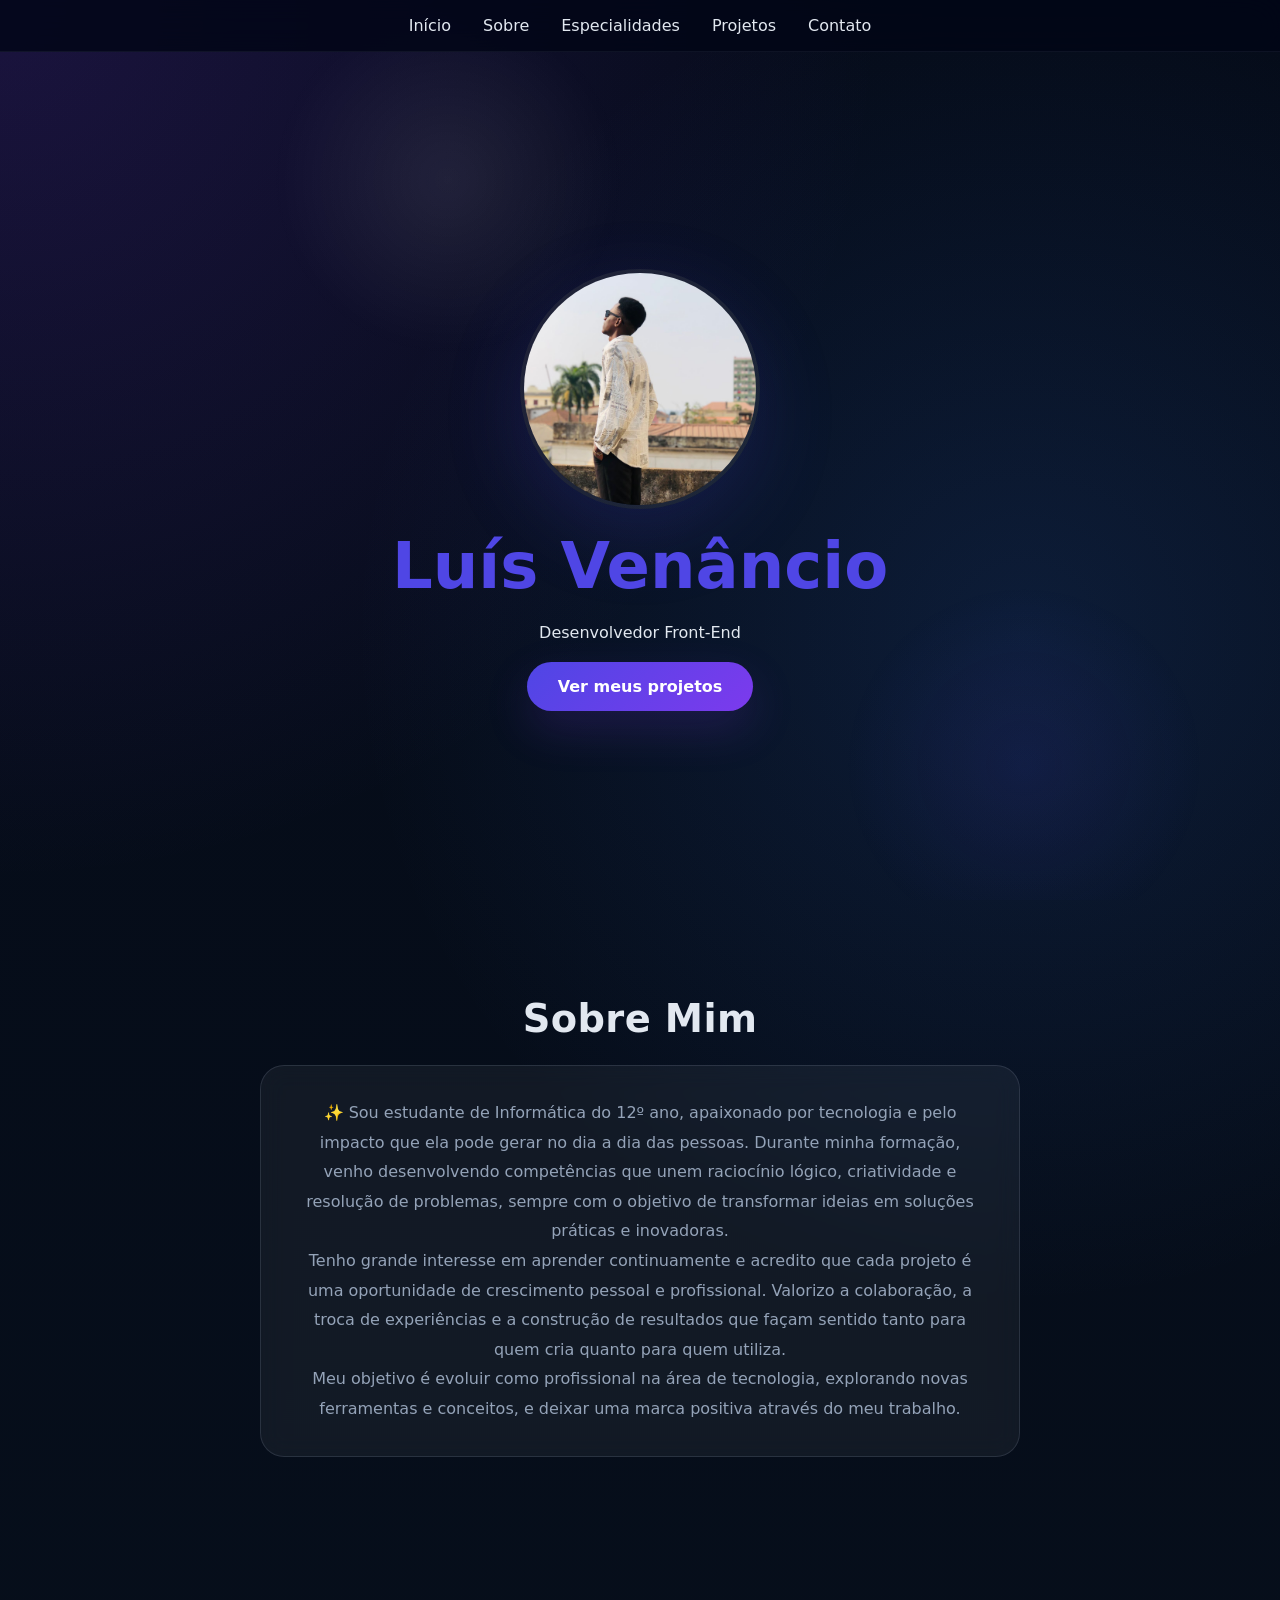
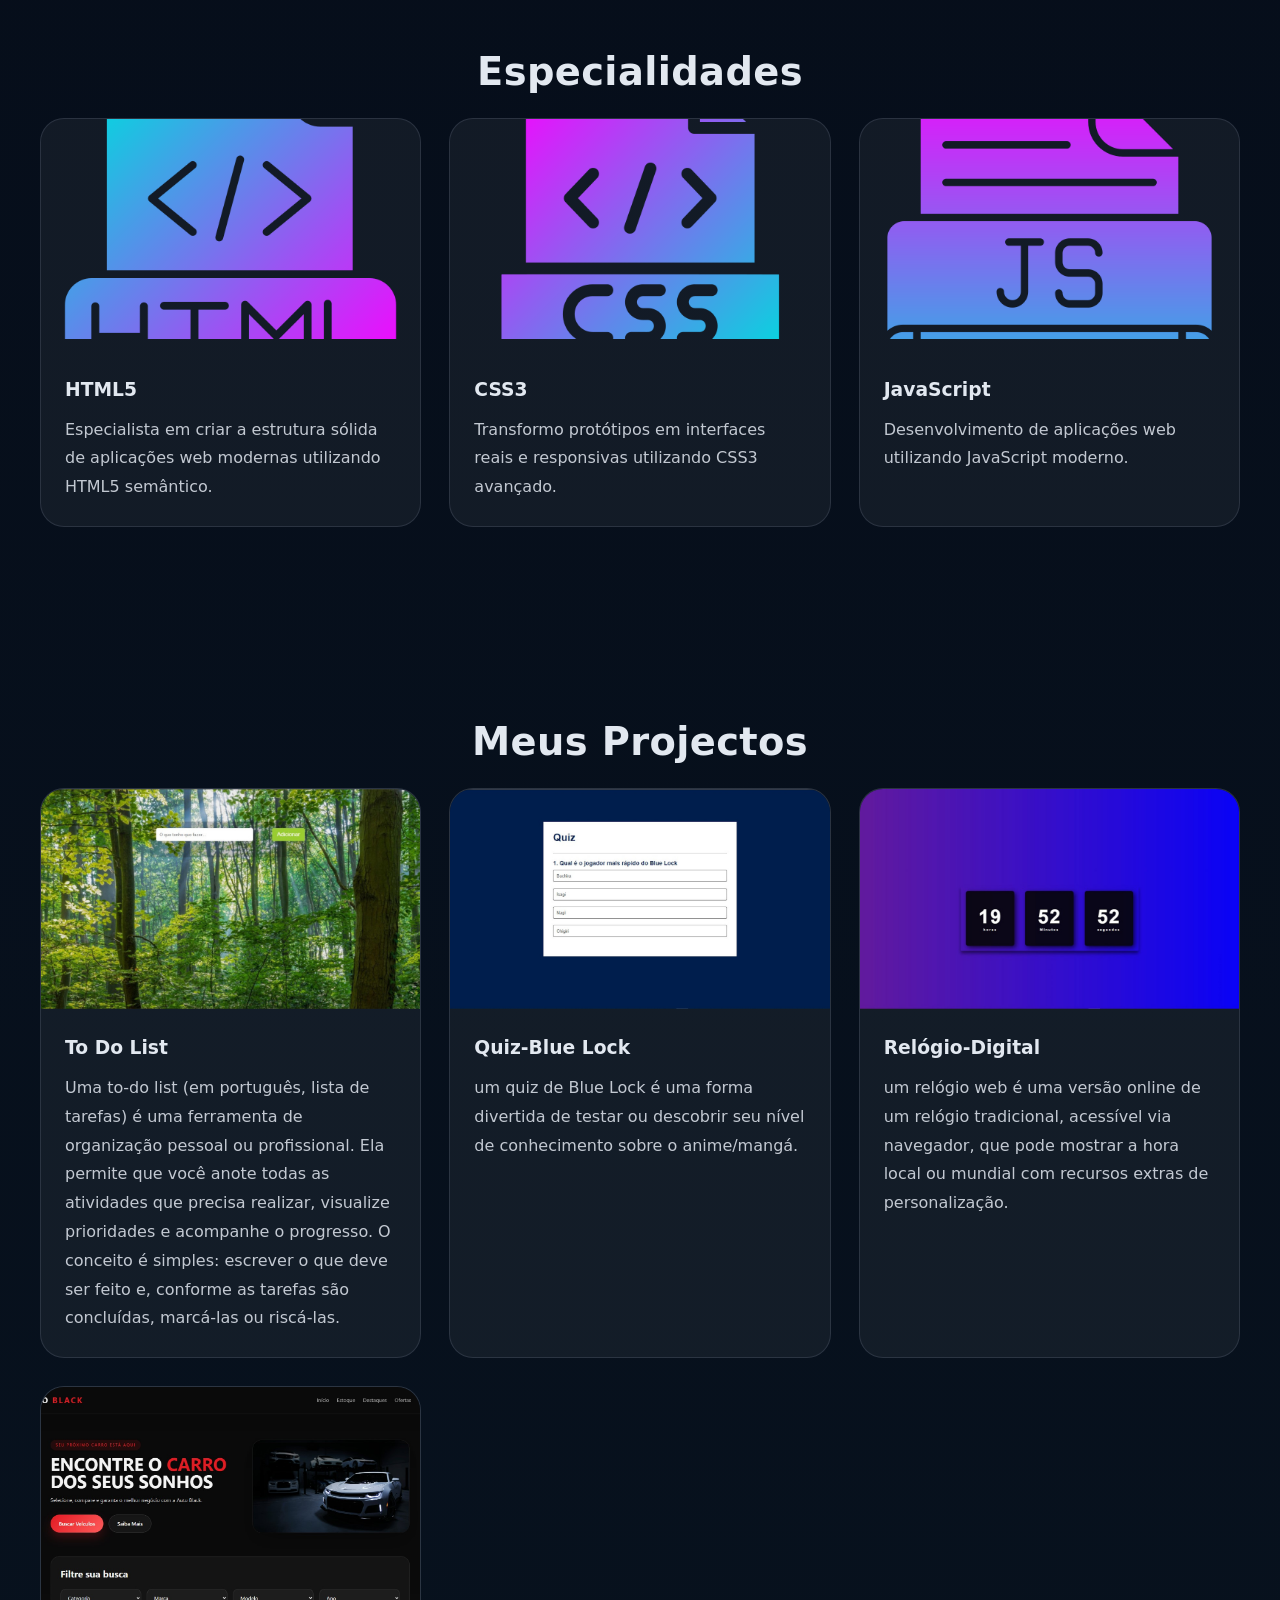
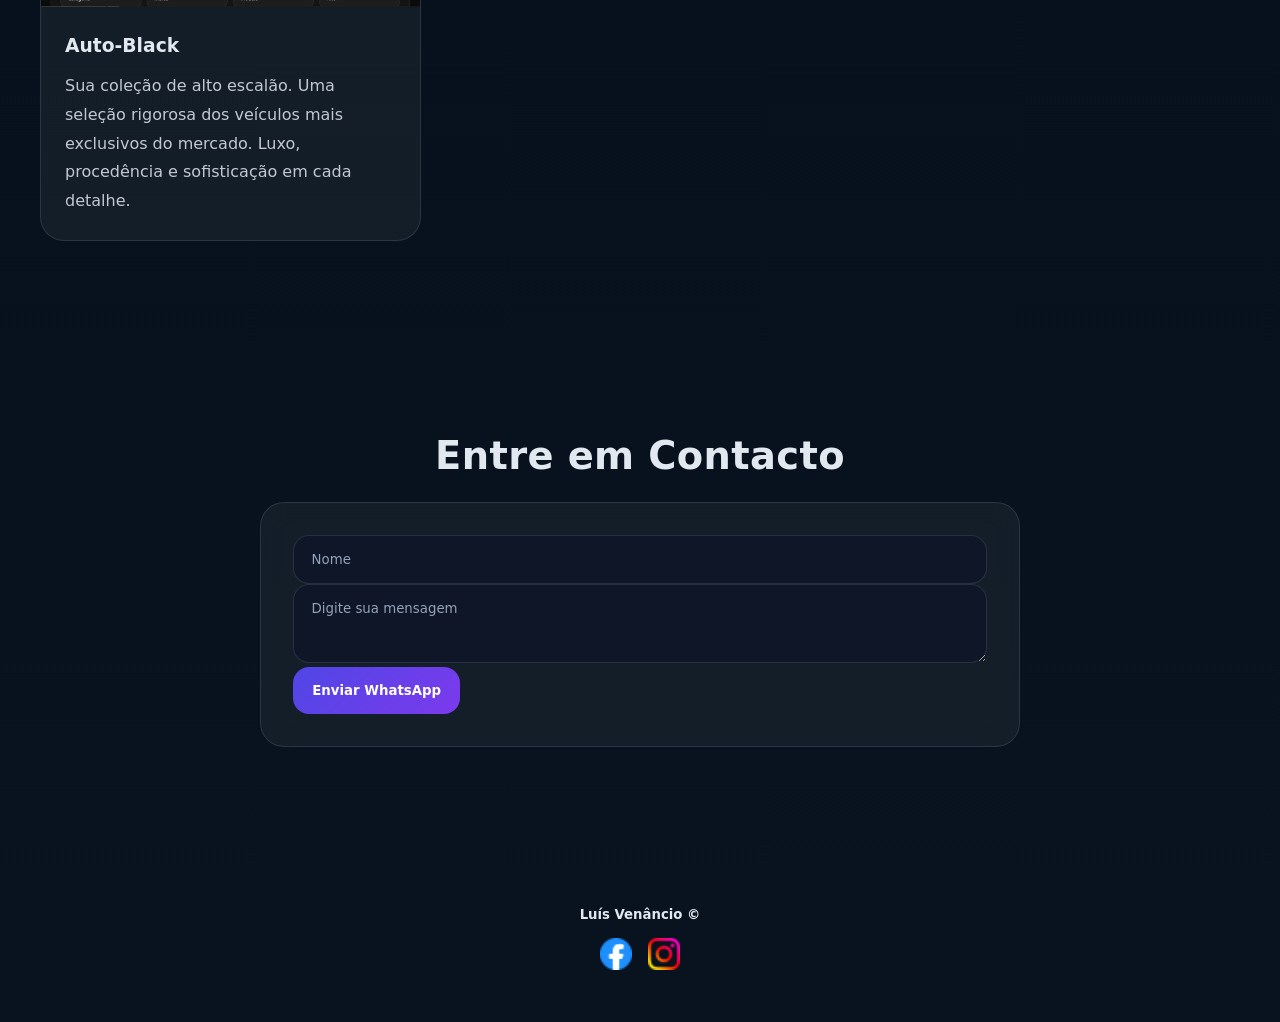
<file: index.html>
<!DOCTYPE html>
<html lang="pt-br">

<head>
    <meta charset="UTF-8">
    <meta name="viewport" content="width=device-width, initial-scale=1.0">
    <title>Portifólio Luís Venâncio</title>
    <link rel="stylesheet" href="Assents/indx.css">
    <link rel="stylesheet" href="Assents/indx-responsividade.css">
    <link rel="shortcut icon" href="IMG_9839.PNG" type="image/x-icon">
    <!-- Google tag (gtag.js) -->
    <script async src="https://www.googletagmanager.com/gtag/js?id=G-QEDJSJYGFP"></script>
    <script>
        window.dataLayer = window.dataLayer || [];
        function gtag() { dataLayer.push(arguments); }
        gtag('js', new Date());

        gtag('config', 'G-QEDJSJYGFP');
    </script>
</head>

<body>


    <header>
        <div class="part"></div>

        <nav class="navg">
            <ul class="menu">
                <li><a class="link" href="#ini">Início</a></li>
                <li><a class="link" href="#sob">Sobre</a></li>
                <li><a class="link" href="#especialidades">Especialidades</a></li>
                <li><a class="link" href="#proj">Projetos</a></li>
                <li><a class="link" href="#cont">Contato</a></li>
            </ul>
        </nav>

        <div class="fixa"><img class="menuh" onclick="menu()" src="img/menu-aberto.png" alt="Abrir menu"></div>

        <nav class="erre" aria-hidden="true">
            <ul class="menu-1">
                <li><a class="link-1" href="#ini">Início</a></li>
                <li><a class="link-1" href="#sob">Sobre</a></li>
                <li><a class="link-1" href="#especialidades">Especialidades</a></li>
                <li><a class="link-1" href="#proj">Projetos</a></li>
                <li><a class="link-1" href="#cont">Contato</a></li>
            </ul>
        </nav>
    </header>

    <main id="ini" class="cab">
        <img src="img/Foto-Perfil.jpg" class="foto-perfil" alt="Foto de perfil de Luís Venâncio">
        <h1 class="h1">Luís Venâncio</h1>
        <p class="t1">Desenvolvedor Front-End</p>
        <a class="cta" href="#proj">Ver meus projetos</a>
    </main>

    <section id="sob" class="sob">
        <h2 class="titulo">Sobre Mim</h2>
        <div class="caixa">
            <p class="paragrafo">
                ✨

                Sou estudante de Informática do 12º ano, apaixonado por tecnologia e pelo impacto que ela pode gerar no
                dia
                a dia das pessoas. Durante minha formação, venho desenvolvendo competências que unem raciocínio lógico,
                criatividade e resolução de problemas, sempre com o objetivo de transformar ideias em soluções práticas
                e
                inovadoras. <br>

                Tenho grande interesse em aprender continuamente e acredito que cada projeto é uma oportunidade de
                crescimento pessoal e profissional. Valorizo a colaboração, a troca de experiências e a construção de
                resultados que façam sentido tanto para quem cria quanto para quem utiliza. <br>

                Meu objetivo é evoluir como profissional na área de tecnologia, explorando novas ferramentas e
                conceitos, e
                deixar uma marca positiva através do meu trabalho. </p>
        </div>
    </section>



    <section id="especialidades" class="proj">
        <h2 class="titulo">Especialidades</h2>
        <div class="proj-caixa">

            <div class="proj-card">
                <a class="nome-proj" href="#"><img src="img/arquivo-html.png" class="img-1" alt="HTML5"></a>
                <div class="espacamento">
                    <h3 class="nome-proj"><a class="nome-proj" href="#">HTML5</a></h3>
                    <p class="info-proj">Especialista em criar a estrutura sólida de aplicações web modernas utilizando
                        HTML5 semântico.</p>
                </div>
            </div>

            <div class="proj-card">
                <a class="nome-proj" href="#"><img src="img/css.png" class="img-1" alt="CSS3"></a>
                <div class="espacamento">
                    <h3 class="nome-proj"><a class="nome-proj" href="#">CSS3</a></h3>
                    <p class="info-proj">Transformo protótipos em interfaces reais e responsivas utilizando CSS3
                        avançado.</p>
                </div>
            </div>

            <div class="proj-card">
                <a class="nome-proj" href="#"><img src="img/j (1).png" class="img-1" alt="JavaScript"></a>
                <div class="espacamento">
                    <h3 class="nome-proj"><a class="nome-proj" href="#">JavaScript</a></h3>
                    <p class="info-proj">Desenvolvimento de aplicações web utilizando JavaScript moderno.</p>
                </div>
            </div>

        </div>
    </section>




    <section id="proj" class="proj">
        <h2 class="titulo">Meus Projectos</h2>
        <div class="proj-caixa">

            <div class="proj-card">
                <a class="nome-proj" href="Calendario de Tarefas/indx.html" target="_blank"
                    rel="noopener noreferrer"><img src="img/Proj1-To do List.jpg" class="img"></a>

                <div class="espacamento">
                    <h3 class="nome-proj"><a class="nome-proj" href="Calendario de Tarefas/indx.html" target="_blank"
                            rel="noopener noreferrer">To Do List</a></h3>
                    <p class="info-proj">Uma to‑do list (em português, lista de tarefas) é uma ferramenta de organização
                        pessoal ou profissional. Ela permite que você anote todas as atividades que precisa realizar,
                        visualize prioridades e acompanhe o progresso. O conceito é simples: escrever o que deve ser
                        feito e, conforme as tarefas são concluídas, marcá‑las ou riscá‑las.</p>
                </div>
            </div>

            <div class="proj-card">
                <a class="nome-proj" href="Quiz/quiz.html" target="_blank" rel="noopener noreferrer"><img
                        src="img/Proj2-Quizer.jpg" class="img" alt="Quiz Blue Lock"></a>

                <div class="espacamento">
                    <h3 class="nome-proj"><a class="nome-proj" href="Quiz/quiz.html" target="_blank"
                            rel="noopener noreferrer">Quiz-Blue Lock</a></h3>
                    <p class="info-proj">um quiz de Blue Lock é uma forma divertida de testar ou descobrir seu nível de
                        conhecimento sobre o anime/mangá.</p>
                </div>
            </div>

            <div class="proj-card">

                <a class="nome-proj" href="Relógio-Digital/indx.html" target="_blank" rel="noopener noreferrer"><img
                        src="img/Proj3-Relogio-digital.jpg" class="img" alt="Relógio Digital"></a>
                <div class="espacamento">
                    <h3 class="nome-proj"><a class="nome-proj" href="Relógio-Digital/indx.html" target="_blank"
                            rel="noopener noreferrer">Relógio-Digital</a></h3>
                    <p class="info-proj">
                        um relógio web é uma versão online de um relógio tradicional, acessível via navegador, que pode
                        mostrar a hora local ou mundial com recursos extras de personalização.</p>
                </div>
            </div>

            <div class="proj-card">

                <a class="nome-proj" href="Auto Black/index.html" target="_blank" rel="noopener noreferrer"><img
                        src="img/autoblack.jpg" class="img" alt="Auto black"></a>
                <div class="espacamento">
                    <h3 class="nome-proj"><a class="nome-proj" href="Auto Black/index.html" target="_blank"
                            rel="noopener noreferrer">Auto-Black</a></h3>
                    <p class="info-proj">
                       Sua coleção de alto escalão.
Uma seleção rigorosa dos veículos mais exclusivos do mercado. Luxo, procedência e sofisticação em cada detalhe.</p>
                </div>
            </div>


        </div>

    </section>

    <section class="cont" id="cont">
        <h2 class="titulo-cont">Entre em Contacto</h2>

        <form class="form-cont" id="form-cont" onsubmit="en(event)">
            <div class="text">
                <input type="text" name="nome" placeholder="Nome" class="textarea" id="nome" required>
            </div>
            <div class="text">
                <textarea name="sms" class="textarea" placeholder="Digite sua mensagem" rows="3" id="sms"
                    required></textarea>
            </div>
            <button type="submit" class="btn">Enviar WhatsApp</button>
        </form>

    </section>

    <footer class="rodape">
        <div class="rodape-content">
            <h5 class="nome">Luís Venâncio &copy;</h5>
            <div class="rodape-links">
                <a href="https://www.facebook.com/share/16M18Fr685/" target="_blank" rel="noopener noreferrer"><img
                        src="img/facebook (1).png" class="svg" alt="Facebook"></a>
                <a href="https://www.instagram.com/luis_venancio_gp?igsh=MXI2MmN6ZzFjYm84NQ==" target="_blank"
                    rel="noopener noreferrer"><img src="img/instagram.png" class="svg" alt="Instagram"></a>
            </div>
        </div>
    </footer>
    <script src="Assents/indx.js">

    </script>
</body>


</html>
</file>
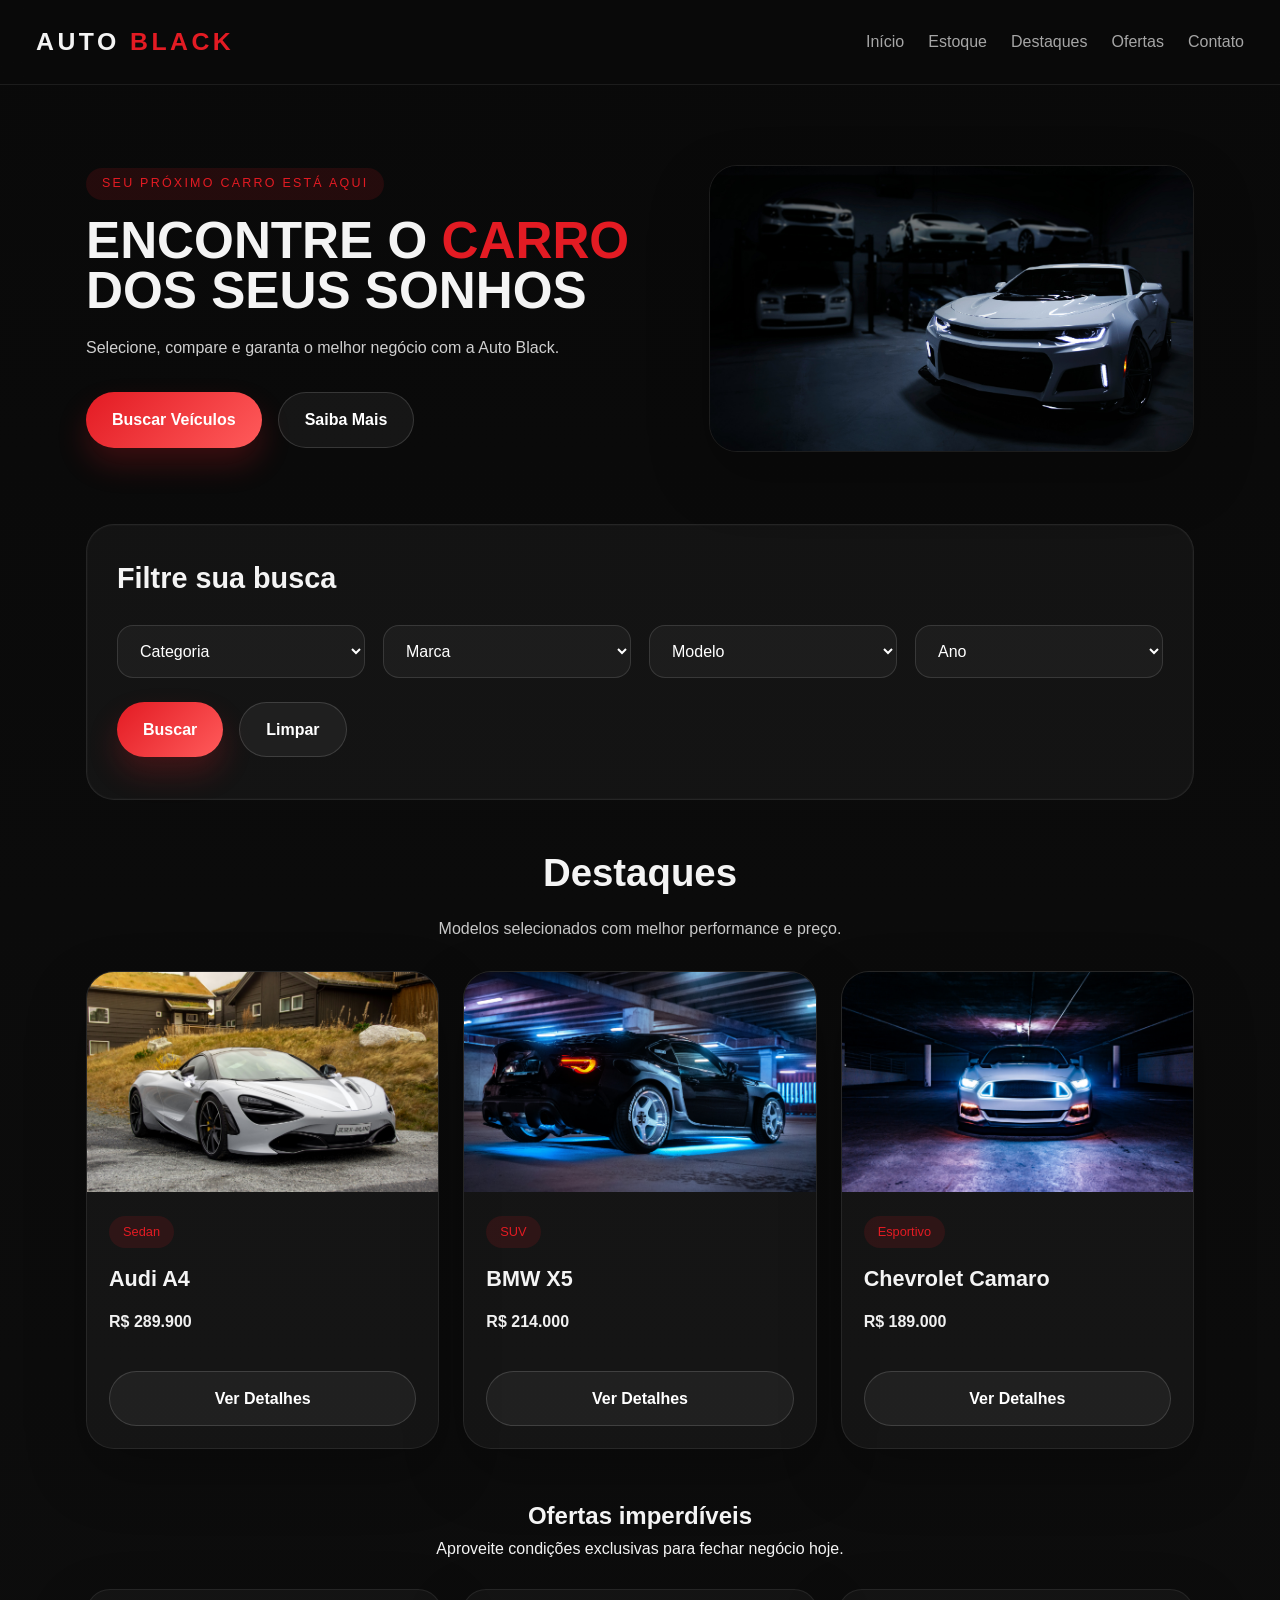
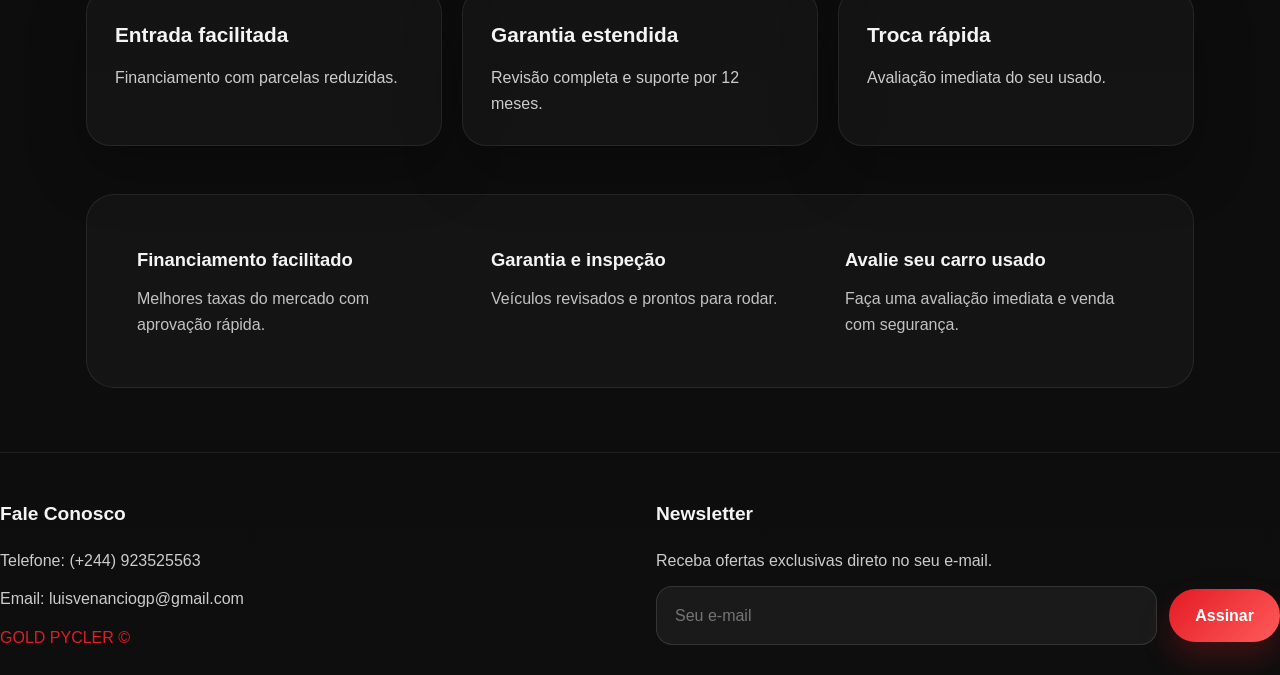
<file: Auto Black/index.html>
<!DOCTYPE html>
<html lang="pt-br">

<head>
    <meta charset="UTF-8">
    <meta name="viewport" content="width=device-width, initial-scale=1.0">
    <title>Auto Black</title>
    <link rel="stylesheet" href="css/index.css">
    <link rel="stylesheet" href="css/index-responsividade.css">
    <script src="js/main.js" defer></script>
</head>

<body>

    <header>
        <div class="logo">
            <h1>AUTO <span>BLACK</span></h1>
        </div>
        <button class="hamburger" id="hamburger-menu" aria-label="Menu">
            <span></span>
            <span></span>
            <span></span>
        </button>
        <nav id="nav-menu">
            <a href="#inicio">Início</a>
            <a href="#busca">Estoque</a>
            <a href="#destaques">Destaques</a>
            <a href="#ofertas">Ofertas</a>
            <a href="#contato">Contato</a>
        </nav>
    </header>

    <main>
        <section class="hero" id="inicio">
        <div class="hero-content">
            <div class="hero-text">
                <p class="eyebrow">Seu próximo carro está aqui</p>
                <h2>ENCONTRE O <span>CARRO</span> DOS SEUS SONHOS</h2>
                <p>Selecione, compare e garanta o melhor negócio com a Auto Black.</p>
                <div class="hero-actions">
                    <button class="btn btn-primary" id="btn-buscar-hero">Buscar Veículos</button>
                    <button class="btn btn-secondary" id="btn-saiba-mais">Saiba Mais</button>
                </div>
            </div>
            <div class="hero-image">
                <img src="assents/1.jpg" alt="Carro preto de luxo">
            </div>
        </div>
    </section>

    <section class="filtros" id="busca">
        <div class="container-filtros">
            <h2>Filtre sua busca</h2>
            <div class="filter-grid">
                <select id="filter-category">
                    <option value="">Categoria</option>
                    <option value="SUV">SUV</option>
                    <option value="Sedan">Sedan</option>
                    <option value="Esportivo">Esportivo</option>
                </select>
                <select id="filter-brand">
                    <option value="">Marca</option>
                    <option value="Audi">Audi</option>
                    <option value="BMW">BMW</option>
                    <option value="Chevrolet">Chevrolet</option>
                </select>
                <select id="filter-model">
                    <option value="">Modelo</option>
                    <option value="A4">A4</option>
                    <option value="X5">X5</option>
                    <option value="Camaro">Camaro</option>
                </select>
                <select id="filter-year">
                    <option value="">Ano</option>
                    <option value="2024">2024</option>
                    <option value="2023">2023</option>
                    <option value="2022">2022</option>
                    <option value="2021">2021</option>
                </select>
            </div>
            <div class="filter-actions">
                <button class="btn btn-primary" id="filter-search">Buscar</button>
                <button class="btn btn-tertiary" id="filter-reset">Limpar</button>
            </div>
            <p class="search-message" id="search-message"></p>
        </div>
    </section>

    <section class="section" id="destaques">
        <div class="section-header">
            <h2>Destaques</h2>
            <p>Modelos selecionados com melhor performance e preço.</p>
        </div>
        <div class="cars">
            <article class="card" data-category="Sedan" data-brand="Audi" data-model="A4" data-year="2024" data-price="289900">
                <img src="assents/olav-tvedt-6lSBynPRaAQ-unsplash.jpg" alt="Audi A4">
                <div class="card-info">
                    <span class="tag">Sedan</span>
                    <h3>Audi A4</h3>
                    <p class="price">R$ 289.900</p>
                </div>
                <button class="btn btn-secondary detail-button">Ver Detalhes</button>
            </article>

            <article class="card" data-category="SUV" data-brand="BMW" data-model="X5" data-year="2023" data-price="214000">
                <img src="assents/patrik-storm-alstra-pictures-h3G0z0J5mmU-unsplash.jpg" alt="BMW X5">
                <div class="card-info">
                    <span class="tag">SUV</span>
                    <h3>BMW X5</h3>
                    <p class="price">R$ 214.000</p>
                </div>
                <button class="btn btn-secondary detail-button">Ver Detalhes</button>
            </article>

            <article class="card" data-category="Esportivo" data-brand="Chevrolet" data-model="Camaro" data-year="2022" data-price="189000">
                <img src="assents/ryan-spencer-c-NEiPIxpYI-unsplash.jpg" alt="Chevrolet Camaro">
                <div class="card-info">
                    <span class="tag">Esportivo</span>
                    <h3>Chevrolet Camaro</h3>
                    <p class="price">R$ 189.000</p>
                </div>
                <button class="btn btn-secondary detail-button">Ver Detalhes</button>
            </article>
        </div>
    </section>

    <section class="offers" id="ofertas">
        <div class="offers-header">
            <h2>Ofertas imperdíveis</h2>
            <p>Aproveite condições exclusivas para fechar negócio hoje.</p>
        </div>
        <div class="offer-grid">
            <div class="offer-card">
                <h3>Entrada facilitada</h3>
                <p>Financiamento com parcelas reduzidas.</p>
            </div>
            <div class="offer-card">
                <h3>Garantia estendida</h3>
                <p>Revisão completa e suporte por 12 meses.</p>
            </div>
            <div class="offer-card">
                <h3>Troca rápida</h3>
                <p>Avaliação imediata do seu usado.</p>
            </div>
        </div>
    </section>

    <section class="nota">
        <div>
            <h4>Financiamento facilitado</h4>
            <p>Melhores taxas do mercado com aprovação rápida.</p>
        </div>
        <div>
            <h4>Garantia e inspeção</h4>
            <p>Veículos revisados e prontos para rodar.</p>
        </div>
        <div>
            <h4>Avalie seu carro usado</h4>
            <p>Faça uma avaliação imediata e venda com segurança.</p>
        </div>
    </section>
    </main>

    <footer id="contato">
        <div class="footer-column">
            <h3>Fale Conosco</h3>
            <p>Telefone: (+244) 923525563</p>
            <p>Email: luisvenanciogp@gmail.com</p>
            <p class="gold">GOLD PYCLER &copy;</p>
        </div>
        <div class="footer-column">
            <h3>Newsletter</h3>
            <p>Receba ofertas exclusivas direto no seu e-mail.</p>
            <div class="newsletter">
                <input type="email" id="newsletter-email" placeholder="Seu e-mail">
                <button class="btn btn-primary" id="newsletter-submit">Assinar</button>
            </div>
            <p class="newsletter-message" id="newsletter-message"></p>
        </div>
    </footer>

    <div class="modal hidden" id="detail-modal">
        <div class="modal-content">
            <button class="close-modal" id="close-modal">×</button>
            <h3 id="modal-title"></h3>
            <p id="modal-category"></p>
            <p id="modal-brand"></p>
            <p id="modal-model"></p>
            <p id="modal-year"></p>
            <p id="modal-price"></p>
            <p>Entre em contato para agendar um test drive ou receber melhores condições.</p>
        </div>
    </div>

</body>

</html>
</file>
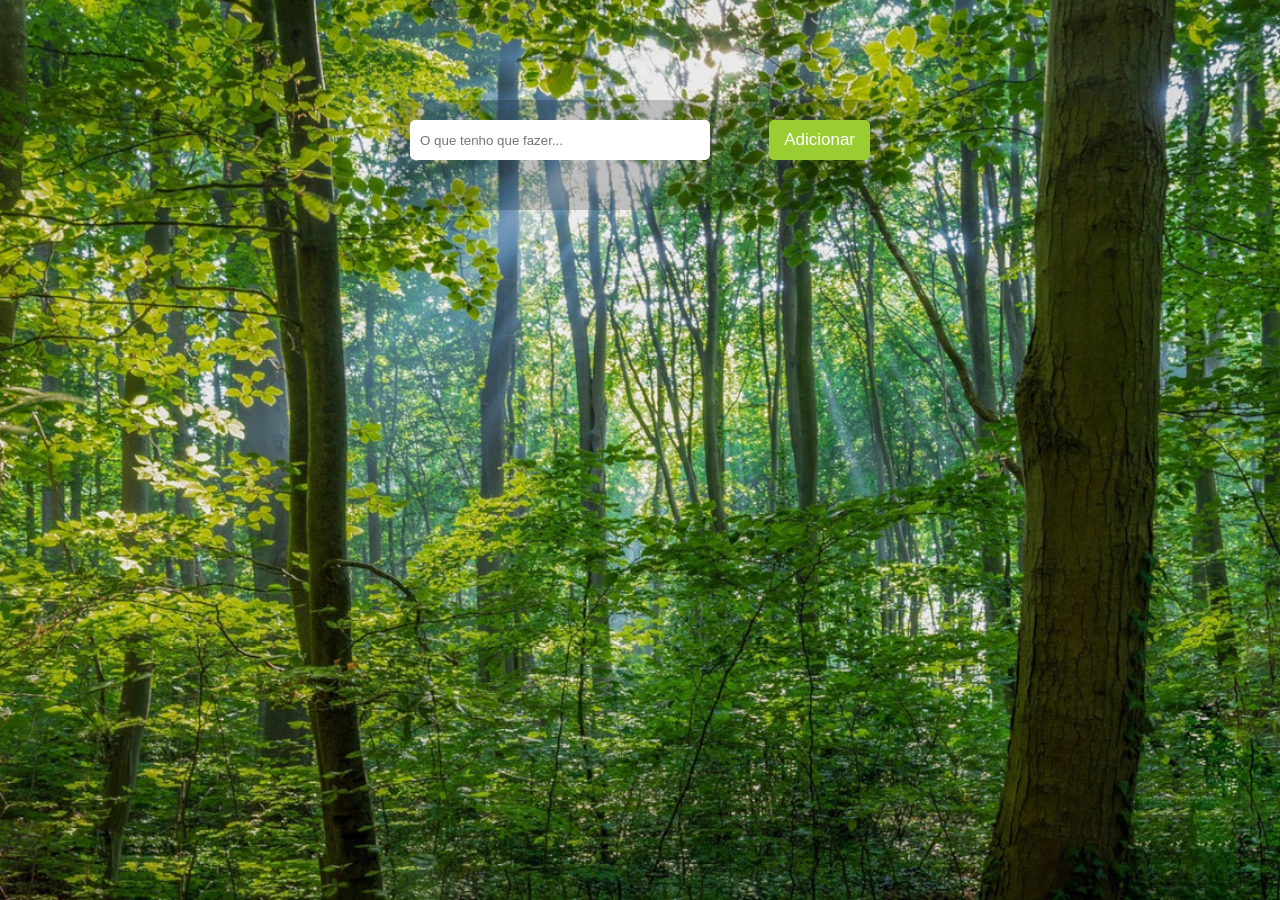
<file: Calendario de Tarefas/indx.html>
<!DOCTYPE html>
<html lang="pt-br">

<head>
    <meta charset="UTF-8">
    <meta name="viewport" content="width=device-width, initial-scale=1.0">
    <title>Calendario de Tarefas</title>
    <link rel="stylesheet" href="indx.css">
    <link rel="shortcut icon" href="img/favicon.png" type="image/x-icon">
</head>

<body>
    <div class="card">
        <input class="enviar" placeholder="O que tenho que fazer...">
        <button class="enviar-btn">Adicionar</button>
        <ul class="list">

        </ul>
    </div>



</body>
<script src="Assents/js/indx.js"></script>

</html>
</file>
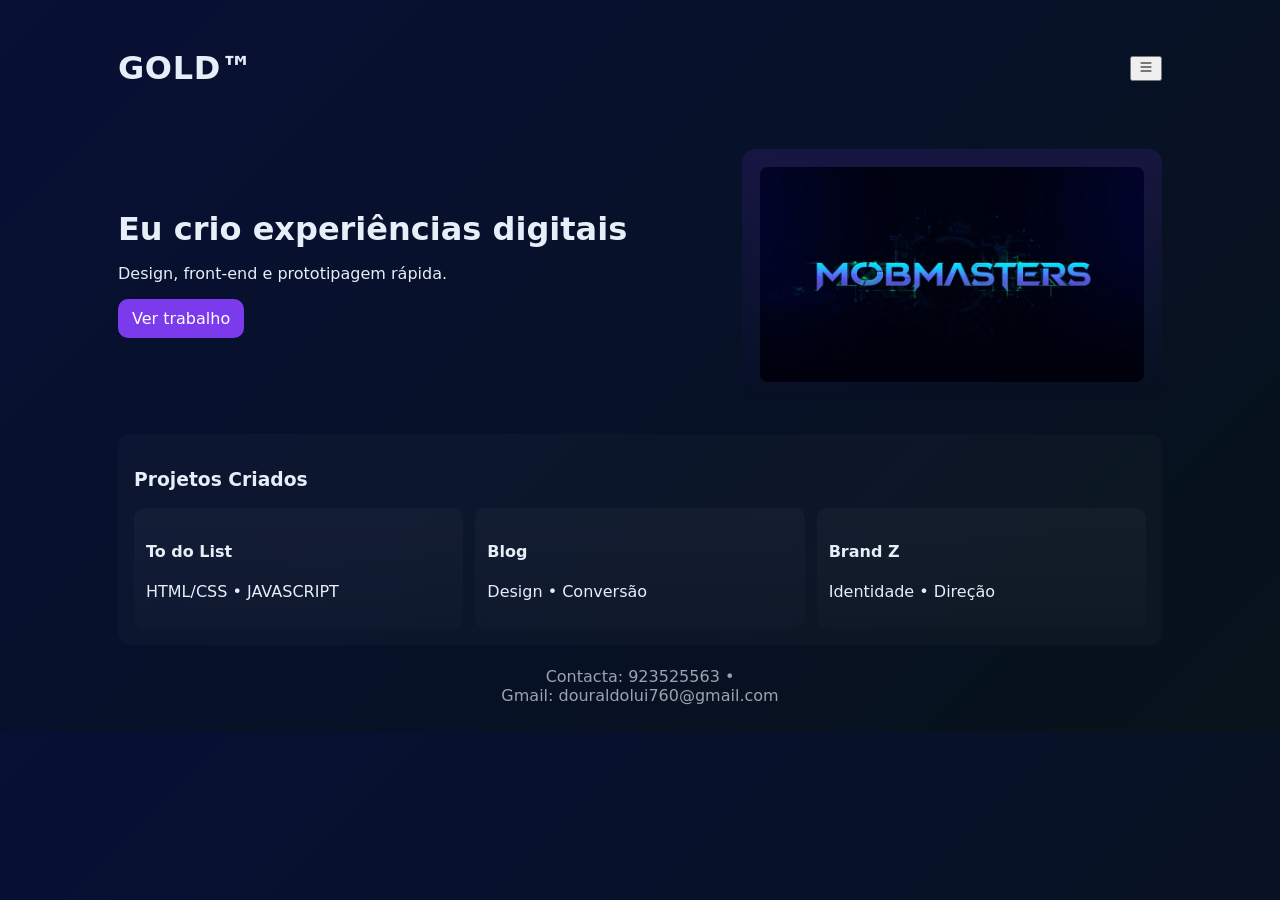
<file: Portifólio/indx.html>
<!DOCTYPE html>
<html lang="en">

<head>
    <meta charset="UTF-8">
    <meta name="viewport" content="width=device-width, initial-scale=1.0">
    <title>Portifólio-1</title>
    <link rel="stylesheet" href="assents/css/indx.css">
</head>

<body>
      <div class="wrap">
    <header class="head">
      <h1 class="brand">GOLD&trade;</h1>
      <button id="menuBtn" class="menu"><img src="assents/css/img/list.svg" class="ERRE"></button>
    </header>

    <section class="hero">
      <div class="left">
        <h2>Eu crio experiências digitais</h2>
        <p>Design, front-end e prototipagem rápida.</p>
        <a class="cta" href="#projects">Ver trabalho</a>
      </div>
      <div class="right">
        <div class="card-glow"> <img src="assents/css/img/13 (19).jpg" alt="projeto"> </div>
      </div>
    </section>

    <section id="projects" class="projects">
      <h3>Projetos Criados</h3>
      <div class="list">
        <div class="proj"><h4>To do List</h4><p>HTML/CSS • JAVASCRIPT</p></div>
        <div class="proj"><h4>Blog</h4><p>Design • Conversão</p></div>
        <div class="proj"><h4>Brand Z</h4><p>Identidade • Direção</p></div>
      </div>
    </section>

    <footer  class="foot">Contacta: 923525563 •<br>Gmail: douraldolui760@gmail.com </footer>
  </div>
</body>
<script src="assents/js/indx.js"></script>
</html>
</file>
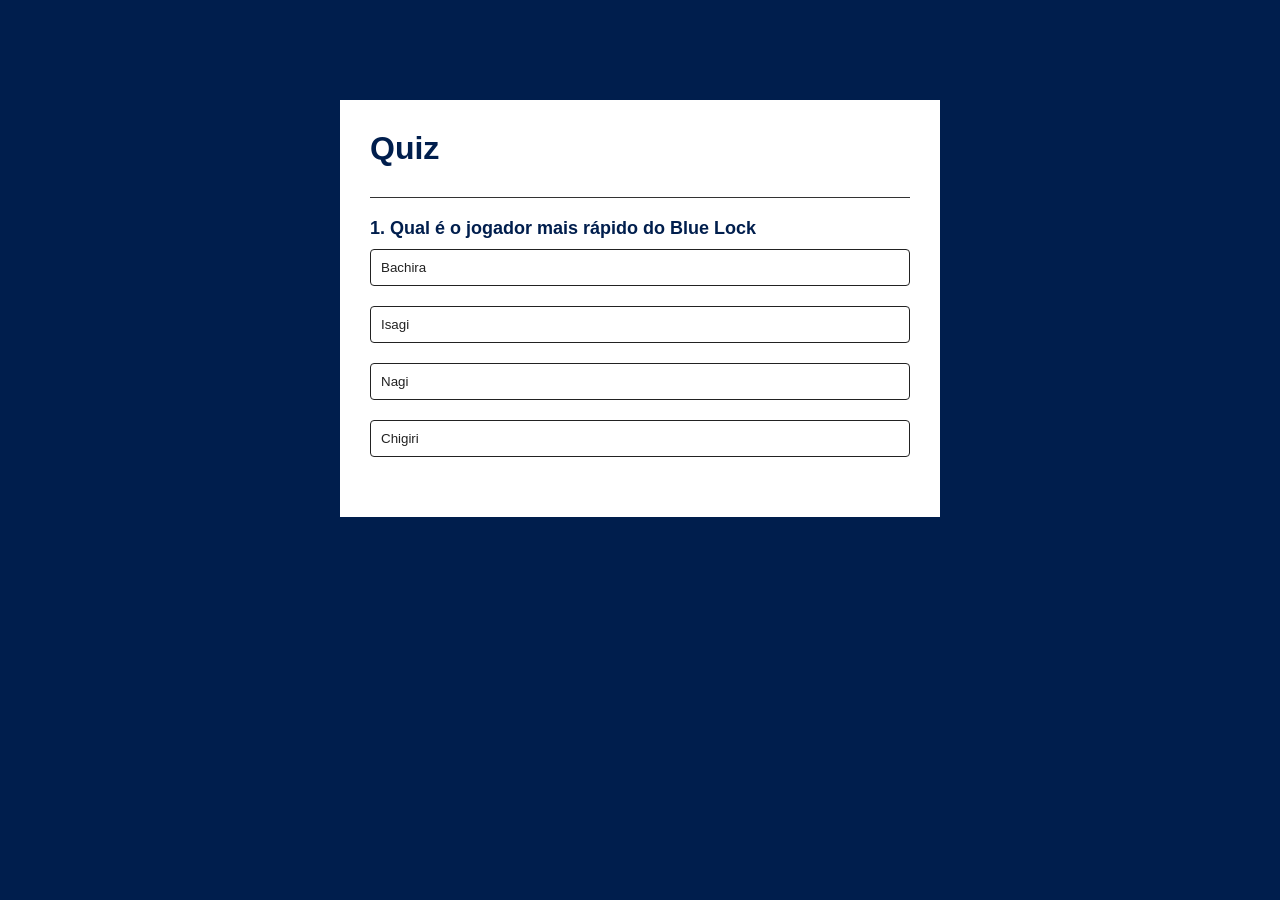
<file: Quiz/quiz.html>
<!DOCTYPE html>
<html lang="en">

<head>
    <meta charset="UTF-8">
    <meta name="viewport" content="width=device-width, initial-scale=1.0">
    <title>Quiz</title>
    <link rel="stylesheet" href="quiz.css">
</head>

<body>
    <div class="app">
        <h1>Quiz</h1>
        <div class="quiz">
            <h2 id="question">Question goes here</h2>
            <div id="answer-buttons">
                <button class="btn">Answer 1</button>
                <button class="btn">Answer 2</button>
                <button class="btn">Answer 3</button>
                <button class="btn">Answer 4</button>
            </div>
            <button id="next-btn">Next</button>
        </div>
    </div>
    <script src="quiz.js"></script>
</body>

</html>
</file>
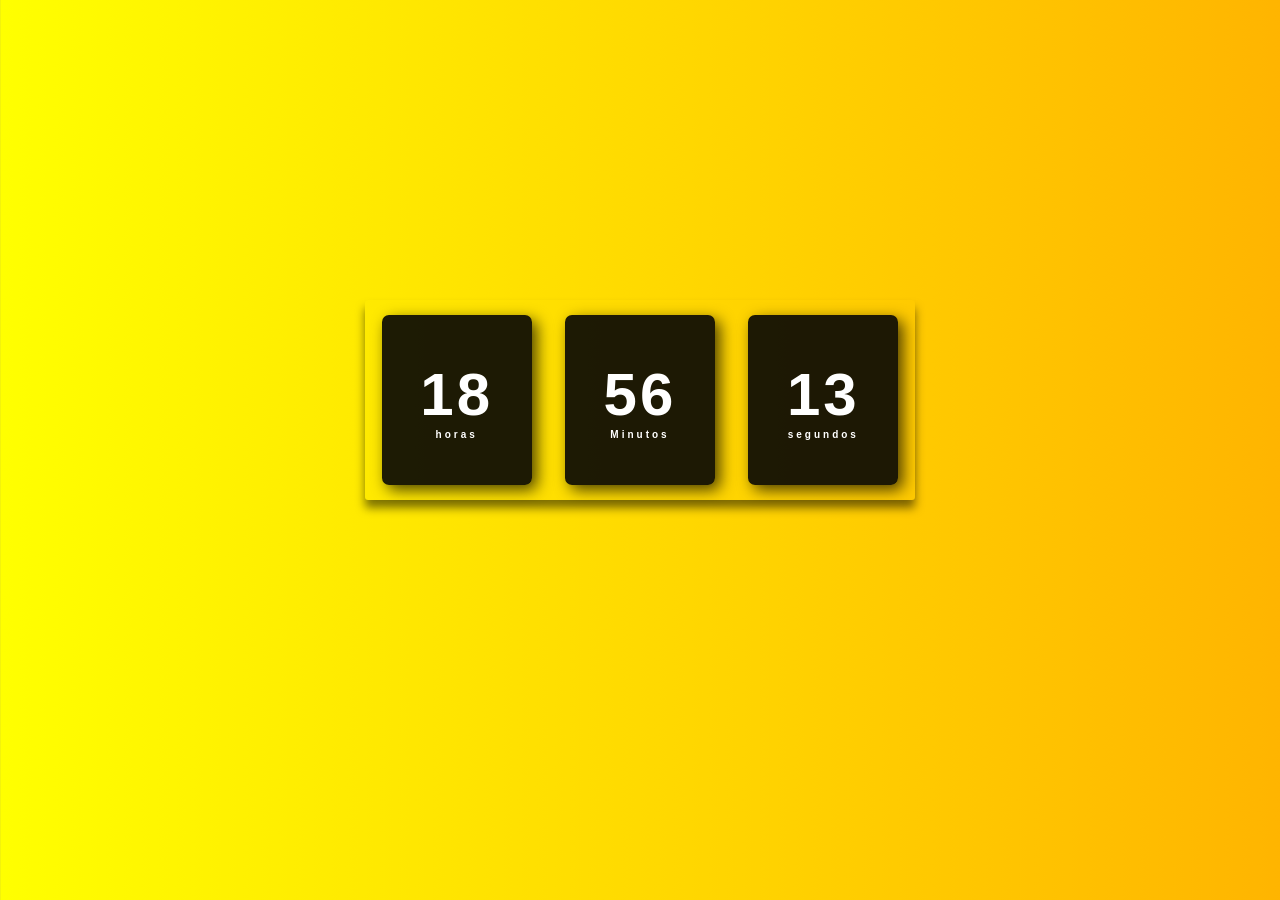
<file: Relógio-Digital/indx.html>
<!DOCTYPE html>
<html lang="pt-br">

<head>
    <meta charset="UTF-8">
    <meta name="viewport" content="width=device-width, initial-scale=1.0">
    <title>animation</title>
    <link rel="stylesheet" href="assents/css/indx.css">
</head>

<body>
    <div class="hour">
        <div>
            <span id="hora">00</span>
            <span class="tempo">horas</span>
        </div>
        <div>
            <span id="minutos">00</span>
            <span class="tempo">Minutos</span>
        </div>
        <div>
            <span id="segundos">00</span>
            <span class="tempo">segundos</span>
        </div>
    </div>
    <script src="assents/js/indx.js"></script>

</body>
</html>
</file>
<file: Assents/indx.css>
* {
    margin: 0;
    padding: 0;
    box-sizing: border-box;
    font-family: 'Inter', system-ui, -apple-system, BlinkMacSystemFont, 'Segoe UI', sans-serif;
}

html {
    scroll-behavior: smooth;
}

:root {
    --primary: #7c3aed;
    --secondary: #4f46e5;
    --surface: rgba(15, 23, 42, 0.8);
    --surface-strong: rgba(15, 23, 42, 0.95);
    --text: #e2e8f0;
    --muted: #94a3b8;
    --border: rgba(148, 163, 184, 0.18);
    --shadow: rgba(15, 23, 42, 0.25);
}

body {
    min-height: 100vh;
    color: var(--text);
    background: radial-gradient(circle at top left, rgba(124, 58, 237, 0.18), transparent 20%),
        radial-gradient(circle at 80% 15%, rgba(59, 130, 246, 0.14), transparent 18%),
        linear-gradient(180deg, #050b18 0%, #08131f 100%);
}

body::before {
    content: '';
    position: fixed;
    inset: 0;
    background: radial-gradient(circle at 35% 20%, rgba(255, 255, 255, 0.08), transparent 16%),
        radial-gradient(circle at 80% 85%, rgba(79, 70, 229, 0.1), transparent 14%);
    pointer-events: none;
    z-index: -1;
}

header {
    position: fixed;
    inset: 0 auto auto;
    width: 100%;
    display: flex;
    align-items: center;
    justify-content: space-between;
    gap: 1rem;
    padding: 1rem 2rem;
    background: rgba(2, 6, 23, 0.82);
    backdrop-filter: blur(18px);
    border-bottom: 1px solid rgba(148, 163, 184, 0.08);
    z-index: 120;
}

.part {
    display: none;
}

.navg {
    display: flex;
    justify-content: center;
    width: 100%;
}

.menu {
    display: flex;
    gap: 2rem;
    list-style: none;
    align-items: center;
}

.menu li {
    list-style: none;
}

a {
    color: inherit;
    text-decoration: none;
}

.link,
.link-1,
.cta,
.nome-proj {
    transition: all 0.25s ease;
}

.link:hover,
.link-1:hover,
.nome-proj:hover,
.cta:hover {
    color: var(--secondary);
}

.menuh {
    display: none;
    width: 44px;
    height: 44px;
    cursor: pointer;
}

.erre {
    position: absolute;
    top: 0;
    left: 0;
    width: 280px;
    height: 100vh;
    padding: 3rem 1.5rem;
    background: var(--surface-strong);
    z-index: 130;
    display: none;
    flex-direction: column;
    gap: 1.25rem;
}

.erre.open {
    display: flex;
}

.menu-1 {
    display: flex;
    flex-direction: column;
    gap: 1rem;
}

.menu-1 li {
    list-style: none;
}

.menu-1 a {
    color: var(--text);
    font-size: 1.05rem;
    font-weight: 500;
}

.cab {
    min-height: 100vh;
    padding: 10rem 2rem 5rem;
    display: flex;
    flex-direction: column;
    align-items: center;
    justify-content: center;
    gap: 1.25rem;
    text-align: center;
}

.foto-perfil {
    width: min(240px, 70vw);
    aspect-ratio: 1 / 1;
    object-fit: cover;
    border-radius: 50%;
    border: 4px solid rgba(255, 255, 255, 0.08);
    box-shadow: 0 24px 80px rgba(79, 70, 229, 0.18);
}

.h1 {
    font-size: clamp(2.8rem, 5vw, 4.8rem);
    color: var(--secondary);
    font-weight: 800;
    margin: 0;
}

.t1 {
    font-size: clamp(1rem, 1.2vw, 1.5rem);
    color: var(--text);
    max-width: 720px;
}

.cta {
    display: inline-flex;
    align-items: center;
    justify-content: center;
    padding: 0.95rem 1.9rem;
    border-radius: 999px;
    background: linear-gradient(135deg, var(--secondary), var(--primary));
    color: #fff;
    font-weight: 700;
    box-shadow: 0 18px 45px rgba(124, 58, 237, 0.18);
}

.sob,
.proj,
.cont {
    padding: 6rem 2rem;
}

.titulo,
.titulo-cont {
    font-size: clamp(2rem, 3vw, 3rem);
    margin-bottom: 1.5rem;
    text-align: center;
    letter-spacing: 0.01em;
}

.caixa,
.form-cont {
    max-width: 760px;
    margin: 0 auto;
    padding: 2rem;
    border-radius: 24px;
    border: 1px solid var(--border);
    backdrop-filter: blur(12px);
    background: rgba(255, 255, 255, 0.05);
}

.paragrafo {
    font-size: 1rem;
    color: var(--muted);
    text-align: center;
    line-height: 1.85;
}

.proj-caixa {
    display: grid;
    grid-template-columns: repeat(auto-fit, minmax(280px, 1fr));
    gap: 1.75rem;
    max-width: 1200px;
    margin: 0 auto;
}

.proj-card {
    background: rgba(255, 255, 255, 0.05);
    border-radius: 24px;
    border: 1px solid var(--border);
    overflow: hidden;
    transition: transform 0.35s ease, box-shadow 0.35s ease;
    cursor: pointer;
    display: flex;
    flex-direction: column;
}

.proj-card:hover {
    transform: translateY(-6px);
    box-shadow: 0 24px 60px rgba(15, 23, 42, 0.28);
}

.proj-card img {
    width: 100%;
    height: 220px;
    object-fit: cover;
}

.img-1 {
    width: 72px;
    display: block;
    margin-bottom: 1rem;
}

.espacamento {
    padding: 1.5rem;
    display: flex;
    flex-direction: column;
    gap: 1rem;
    flex: 1;
}

.info-proj {
    color: rgba(226, 232, 240, 0.85);
    line-height: 1.8;
}

.cont {
    padding-bottom: 8rem;
}

.textarea {
    width: 100%;
    padding: 1rem 1.1rem;
    border-radius: 16px;
    border: 1px solid rgba(148, 163, 184, 0.18);
    background: rgba(15, 23, 42, 0.85);
    color: var(--text);
    outline: none;
    resize: vertical;
}

.textarea::placeholder {
    color: var(--muted);
}

.textarea:focus {
    border-color: var(--secondary);
    box-shadow: 0 0 0 4px rgba(124, 58, 237, 0.08);
}

.btn {
    background: linear-gradient(135deg, var(--secondary), var(--primary));
    border: none;
    color: #fff;
    padding: 1rem 1.2rem;
    border-radius: 16px;
    cursor: pointer;
    font-weight: 700;
    transition: transform 0.3s ease, box-shadow 0.3s ease;
}

.btn:hover {
    transform: translateY(-3px);
    box-shadow: 0 20px 40px rgba(79, 70, 229, 0.22);
}

.rodape {
    padding: 2rem 2rem 3rem;
    text-align: center;
}

.rodape-content {
    display: grid;
    gap: 1rem;
    justify-items: center;
}

.rodape-links {
    display: flex;
    gap: 1rem;
    align-items: center;
}

.rodape-links img {
    width: 32px;
    height: 32px;
    filter: brightness(1.2);
}

@media (max-width: 900px) {
    header {
        padding: 1rem 1.5rem;
    }

    .menu {
        gap: 1rem;
    }

    .proj-card img {
        height: 200px;
    }

    .cab {
        padding-top: 9rem;
    }
}

@media (max-width: 720px) {
    .navg {
        display: none;
    }

    .menuh {
        display: block;
    }

    .cab {
        padding: 9rem 1.5rem 5rem;
    }

    .proj-caixa {
        grid-template-columns: 1fr;
    }

    .form-cont {
        padding: 1.5rem;
    }

    .titulo,
    .titulo-cont {
        font-size: 2rem;
    }

    .t1 {
        font-size: 1.1rem;
    }

    .caixa {
        padding: 1.5rem;
    }
}

@media (max-width: 520px) {
    header {
        padding: 1rem;
    }

    .menuh {
        right: 1rem;
        top: 1rem;
    }

    .sob,
    .proj,
    .cont {
        padding: 4.5rem 1rem;
    }

    .text {
        margin-bottom: 1rem;
    }
}
</file>
<file: Assents/indx-responsividade.css>
.erre a {
    color: var(--text);
    text-decoration: none;
}

.erre ul li {
    list-style: none;
    margin-bottom: 12px;
}

.erre {
    padding: 3rem 1.5rem;
    background: rgba(3, 7, 18, 0.96);
    position: fixed;
    top: 0;
    left: 0;
    z-index: 1100;
    flex-direction: column;
    height: 100vh;
    width: min(92vw, 320px);
    transform: translateX(-100%);
    opacity: 0;
    transition: transform 0.35s ease, opacity 0.35s ease;
    pointer-events: none;
}

.erre.open {
    transform: translateX(0);
    opacity: 1;
    pointer-events: auto;
}

.menuh {
    height: 42px;
    width: 42px;
    cursor: pointer;
    z-index: 1100;
    display: none;
    background: rgba(255, 255, 255, 0.08);
    border-radius: 14px;
    padding: 0.4rem;
    border: 1px solid rgba(148, 163, 184, 0.16);
}

.fixa {
    position: fixed;
    top: 1rem;
    right: 1rem;
    z-index: 1100;
}

@media (max-width: 950px) {
    .navg {
        display: none;
    }

    .menuh {
        display: block;
    }
}

@media (max-width: 560px) {
    .cab {
        padding: 8rem 1.5rem 3rem;
    }

    .proj {
        padding: 4.5rem 1.5rem;
    }

    .cont {
        padding: 4.5rem 1.5rem;
    }
}
</file>
<file: Auto Black/css/index.css>
:root {
    --bg: #070707;
    --surface: rgba(255, 255, 255, 0.05);
    --surface-strong: rgba(255, 255, 255, 0.08);
    --primary: #e31b23;
    --text: #f4f4f4;
    --muted: #a6a6a6;
    --border: rgba(255, 255, 255, 0.08);
    --radius: 24px;
    --shadow: 0 24px 60px rgba(0, 0, 0, 0.25);
}

* {
    margin: 0;
    padding: 0;
    box-sizing: border-box;
}

html {
    scroll-behavior: smooth;
}

body {
    min-height: 100vh;
    color: var(--text);
    background: radial-gradient(circle at top left, rgba(227, 27, 35, 0.18), transparent 28%),
        linear-gradient(180deg, #090909 0%, #0e0e0e 100%);
    font-family: 'Segoe UI', Tahoma, Geneva, Verdana, sans-serif;
    line-height: 1.6;
}

img {
    display: block;
    max-width: 100%;
}

button,
select,
input {
    font: inherit;
}

header {
    position: sticky;
    top: 0;
    z-index: 10;
    display: flex;
    justify-content: space-between;
    align-items: center;
    padding: 22px 36px;
    background: rgba(10, 10, 10, 0.9);
    border-bottom: 1px solid rgba(255, 255, 255, 0.08);
    backdrop-filter: blur(14px);
}

.logo h1 {
    font-size: 1.55rem;
    letter-spacing: 0.14em;
    text-transform: uppercase;
}

.logo span {
    color: var(--primary);
}

.hamburger {
    display: none;
    flex-direction: column;
    justify-content: space-around;
    width: 30px;
    height: 30px;
    background: transparent;
    border: none;
    cursor: pointer;
    padding: 0;
}

.hamburger span {
    width: 100%;
    height: 3px;
    background: var(--text);
    border-radius: 2px;
    transition: all 0.3s ease;
}

.hamburger.active span:nth-child(1) {
    transform: rotate(45deg) translate(5px, 5px);
}

.hamburger.active span:nth-child(2) {
    opacity: 0;
}

.hamburger.active span:nth-child(3) {
    transform: rotate(-45deg) translate(7px, -6px);
}

#nav-menu {
    display: flex;
    gap: 24px;
    flex-wrap: wrap;
}

nav a {
    color: var(--muted);
    text-decoration: none;
    transition: color 0.2s ease;
}

nav a:hover {
    color: var(--text);
}

main {
    max-width: 1180px;
    margin: 0 auto;
    padding: 32px 36px 64px;
}

.hero {
    padding: 48px 0;
}

.hero-content {
    display: grid;
    grid-template-columns: 1.2fr 1fr;
    gap: 42px;
    align-items: center;
}

.hero-text .eyebrow {
    display: inline-block;
    margin-bottom: 16px;
    padding: 6px 16px;
    border-radius: 999px;
    background: rgba(227, 27, 35, 0.12);
    color: var(--primary);
    text-transform: uppercase;
    font-size: 0.78rem;
    letter-spacing: 0.18em;
}

.hero-text h2 {
    font-size: clamp(2.7rem, 4vw, 4.4rem);
    line-height: 0.96;
    margin-bottom: 20px;
}

.hero-text h2 span {
    color: var(--primary);
}

.hero-text p {
    max-width: 520px;
    color: #d0d0d0;
    margin-bottom: 32px;
    font-size: 1rem;
}

.hero-actions {
    display: flex;
    gap: 16px;
    flex-wrap: wrap;
}

.btn {
    border: none;
    border-radius: 999px;
    padding: 14px 26px;
    cursor: pointer;
    font-weight: 600;
    transition: transform 0.2s ease, box-shadow 0.2s ease;
}

.btn:hover {
    transform: translateY(-2px);
}

.btn-primary {
    background: linear-gradient(135deg, var(--primary), #ff5b5b);
    color: #fff;
    box-shadow: 0 16px 30px rgba(227, 27, 35, 0.22);
}

.btn-secondary,
.btn-tertiary {
    background: rgba(255, 255, 255, 0.05);
    color: #fff;
    border: 1px solid rgba(255, 255, 255, 0.14);
}

.btn-secondary:hover,
.btn-tertiary:hover {
    background: rgba(255, 255, 255, 0.1);
}

.hero-image {
    border-radius: 28px;
    overflow: hidden;
    border: 1px solid rgba(255, 255, 255, 0.08);
    box-shadow: var(--shadow);
}

.hero-image img {
    width: 100%;
    height: 100%;
    object-fit: cover;
}

.filtros {
    margin-top: 24px;
    padding: 30px;
    border-radius: 28px;
    background: rgba(255, 255, 255, 0.04);
    border: 1px solid rgba(255, 255, 255, 0.08);
    box-shadow: inset 0 0 0 1px rgba(255, 255, 255, 0.02);
}

.container-filtros h2 {
    font-size: 1.8rem;
    margin-bottom: 24px;
}

.filter-grid {
    display: grid;
    grid-template-columns: repeat(4, minmax(0, 1fr));
    gap: 18px;
}

.filter-grid select,
.newsletter input {
    width: 100%;
    padding: 16px 18px;
    border-radius: 16px;
    border: 1px solid rgba(255, 255, 255, 0.12);
    background: rgba(255, 255, 255, 0.04);
    color: #fff;
}

.filter-actions {
    margin-top: 24px;
    display: flex;
    gap: 16px;
    flex-wrap: wrap;
}

.search-message {
    margin-top: 18px;
    color: var(--muted);
}

.section {
    margin-top: 42px;
}

.section-header {
    text-align: center;
    margin-bottom: 30px;
}

.section-header h2 {
    font-size: 2.4rem;
    margin-bottom: 12px;
}

.section-header p {
    color: #c8c8c8;
}

.cars {
    display: grid;
    grid-template-columns: repeat(3, minmax(0, 1fr));
    gap: 24px;
}

.card {
    background: rgba(255, 255, 255, 0.04);
    border: 1px solid rgba(255, 255, 255, 0.08);
    border-radius: 28px;
    overflow: hidden;
    box-shadow: var(--shadow);
    transition: transform 0.25s ease, border-color 0.25s ease;
}

.card:hover {
    transform: translateY(-10px);
    border-color: rgba(227, 27, 35, 0.28);
}

.card img {
    width: 100%;
    aspect-ratio: 16 / 10;
    object-fit: cover;
}

.card-info {
    padding: 24px 22px 18px;
}

.card-info .tag {
    display: inline-flex;
    margin-bottom: 14px;
    padding: 6px 14px;
    border-radius: 999px;
    color: var(--primary);
    background: rgba(227, 27, 35, 0.12);
    font-size: 0.8rem;
}

.card-info h3 {
    font-size: 1.35rem;
    margin-bottom: 12px;
}

.price {
    color: #f0f0f0;
    font-weight: 700;
    margin-bottom: 18px;
}

.card button {
    width: calc(100% - 44px);
    margin: 0 22px 22px;
    padding: 14px 0;
}

.offers {
    margin-top: 48px;
}

.offers-header {
    text-align: center;
    margin-bottom: 28px;
}

.offer-grid {
    display: grid;
    grid-template-columns: repeat(3, minmax(0, 1fr));
    gap: 20px;
}

.offer-card {
    padding: 28px;
    border-radius: 24px;
    border: 1px solid rgba(255, 255, 255, 0.08);
    background: rgba(255, 255, 255, 0.03);
    box-shadow: var(--shadow);
}

.offer-card h3 {
    margin-bottom: 14px;
    font-size: 1.3rem;
}

.offer-card p {
    color: #ccc;
}

.nota {
    display: grid;
    grid-template-columns: repeat(3, minmax(0, 1fr));
    gap: 20px;
    margin-top: 48px;
    padding: 32px;
    border-radius: 28px;
    border: 1px solid rgba(255, 255, 255, 0.08);
    background: rgba(255, 255, 255, 0.03);
}

.nota div {
    padding: 18px;
}

.nota h4 {
    margin-bottom: 12px;
    font-size: 1.15rem;
}

.nota p {
    color: #c2c2c2;
}

footer {
    display: grid;
    grid-template-columns: repeat(2, minmax(0, 1fr));
    gap: 32px;
    padding: 46px 0 12px;
    border-top: 1px solid rgba(255, 255, 255, 0.08);
}

.footer-column h3 {
    margin-bottom: 18px;
    font-size: 1.2rem;
}

.footer-column p {
    color: #ccc;
    margin-bottom: 12px;
}

.footer-column .gold {
    color: var(--primary);
    margin-top: 14px;
}

.newsletter {
    display: flex;
    flex-wrap: wrap;
    gap: 12px;
    align-items: center;
}

.newsletter input {
    flex: 1;
    min-width: 220px;
    padding: 16px 18px;
    border-radius: 16px;
    border: 1px solid rgba(255, 255, 255, 0.12);
    background: rgba(255, 255, 255, 0.05);
    color: #fff;
}

.newsletter-message,
.search-message {
    color: var(--muted);
    margin-top: 12px;
}

.modal {
    position: fixed;
    inset: 0;
    display: grid;
    place-items: center;
    background: rgba(0, 0, 0, 0.75);
}

.modal.hidden {
    display: none;
}

.modal-content {
    width: min(520px, 100%);
    border-radius: 28px;
    padding: 32px;
    background: rgba(12, 12, 12, 0.98);
    border: 1px solid rgba(255, 255, 255, 0.08);
    box-shadow: var(--shadow);
    position: relative;
}

.close-modal {
    position: absolute;
    top: 18px;
    right: 18px;
    border: none;
    background: transparent;
    color: #fff;
    font-size: 1.8rem;
    cursor: pointer;
}

.modal-content p {
    margin-top: 12px;
    color: #d1d1d1;
}

@media (max-width: 1024px) {
    main {
        padding: 24px 26px 48px;
    }

    .hero-content,
    .filter-grid,
    .cars,
    .offer-grid,
    .nota,
    footer {
        grid-template-columns: 1fr;
    }
}

@media (max-width: 840px) {
    header {
        flex-direction: column;
        align-items: flex-start;
        gap: 20px;
    }

    .hero-text h2 {
        font-size: 2.5rem;
    }

    .filter-actions {
        flex-direction: column;
        align-items: stretch;
    }
}

@media (max-width: 620px) {
    body {
        background: #070707;
    }

    header {
        padding: 18px 18px;
    }

    main {
        padding: 18px 18px 40px;
    }

    .hero-text h2 {
        font-size: 2rem;
    }

    .filter-grid,
    .cars,
    .offer-grid,
    .nota,
    footer {
        gap: 16px;
    }
}
</file>
<file: Auto Black/css/index-responsividade.css>
@keyframes fadeInUp {
    from {
        opacity: 0;
        transform: translateY(30px);
    }
    to {
        opacity: 1;
        transform: translateY(0);
    }
}

@keyframes slideInLeft {
    from {
        opacity: 0;
        transform: translateX(-30px);
    }
    to {
        opacity: 1;
        transform: translateX(0);
    }
}

@keyframes pulse {
    0%, 100% {
        transform: scale(1);
    }
    50% {
        transform: scale(1.05);
    }
}

@keyframes glow {
    0%, 100% {
        box-shadow: 0 0 20px rgba(227, 27, 35, 0.3);
    }
    50% {
        box-shadow: 0 0 40px rgba(227, 27, 35, 0.6);
    }
}

@media (min-width: 1025px) {
    body {
        background: linear-gradient(180deg, #090909 0%, #0e0e0e 100%);
    }

    .hero-content {
        grid-template-columns: 1.2fr 1fr;
    }

    .filter-grid {
        grid-template-columns: repeat(4, minmax(0, 1fr));
    }

    .cars {
        grid-template-columns: repeat(3, minmax(0, 1fr));
    }

    .offer-grid {
        grid-template-columns: repeat(3, minmax(0, 1fr));
    }

    .nota {
        grid-template-columns: repeat(3, minmax(0, 1fr));
    }

    footer {
        grid-template-columns: 1fr 1fr;
    }
}


@media (max-width: 1024px) {
    main {
        padding: 24px 26px 48px;
    }

    .hero-content,
    .filter-grid,
    .cars,
    .offer-grid,
    .nota,
    footer {
        grid-template-columns: 1fr;
    }

    .hero-text h2 {
        font-size: 3rem;
    }
}


@media (max-width: 768px) {
    body {
        background: radial-gradient(circle at center, rgba(227, 27, 35, 0.25), rgba(10, 10, 10, 0.9)),
            linear-gradient(180deg, #0a0a0a 0%, #141414 50%, #0a0a0a 100%);
        animation: fadeInUp 1s ease-out;
    }

    header {
        padding: 20px 16px;
        background: rgba(10, 10, 10, 0.95);
        backdrop-filter: blur(20px);
        border-bottom: 2px solid rgba(227, 27, 35, 0.3);
        animation: slideInLeft 0.8s ease-out 0.2s both;
        position: relative;
    }

    .hamburger {
        display: flex;
    }

    #nav-menu {
        display: none;
        position: absolute;
        top: 100%;
        left: 0;
        right: 0;
        background: rgba(10, 10, 10, 0.95);
        backdrop-filter: blur(20px);
        flex-direction: column;
        padding: 20px 16px;
        gap: 16px;
        border-bottom: 2px solid rgba(227, 27, 35, 0.3);
        animation: fadeInUp 0.5s ease-out;
    }

    #nav-menu.active {
        display: flex;
    }

    nav a {
        padding: 8px 12px;
        border-radius: 12px;
        transition: all 0.3s ease;
        position: relative;
        overflow: hidden;
    }

    nav a::before {
        content: '';
        position: absolute;
        top: 0;
        left: -100%;
        width: 100%;
        height: 100%;
        background: linear-gradient(90deg, transparent, rgba(227, 27, 35, 0.2), transparent);
        transition: left 0.5s ease;
    }

    nav a:hover::before {
        left: 100%;
    }

    main {
        padding: 16px 16px 60px;
    }

    .hero {
        padding: 32px 0;
        animation: fadeInUp 1s ease-out 0.4s both;
    }

    .hero-content {
        gap: 24px;
        text-align: center;
    }

    .hero-text .eyebrow {
        font-size: 0.9rem;
        padding: 8px 20px;
        background: linear-gradient(135deg, rgba(227, 27, 35, 0.3), rgba(255, 107, 107, 0.3));
        border: 1px solid rgba(227, 27, 35, 0.5);
        animation: pulse 2s ease-in-out infinite;
    }

    .hero-text h2 {
        font-size: 3.2rem;
        line-height: 1.1;
        background: linear-gradient(135deg, #fff, #e31b23, #fff);
        background-size: 200% 200%;
        -webkit-background-clip: text;
        -webkit-text-fill-color: transparent;
        background-clip: text;
        animation: glow 3s ease-in-out infinite;
    }

    .hero-text p {
        font-size: 1.1rem;
        color: #e0e0e0;
        max-width: none;
    }

    .hero-actions {
        justify-content: center;
        gap: 12px;
    }

    .btn {
        padding: 16px 32px;
        font-size: 1rem;
        border-radius: 50px;
        position: relative;
        overflow: hidden;
    }

    .btn::before {
        content: '';
        position: absolute;
        top: 0;
        left: -100%;
        width: 100%;
        height: 100%;
        background: linear-gradient(90deg, transparent, rgba(255, 255, 255, 0.2), transparent);
        transition: left 0.5s ease;
    }

    .btn:hover::before {
        left: 100%;
    }

    .btn-primary {
        background: linear-gradient(135deg, #e31b23, #ff6b6b);
        box-shadow: 0 8px 25px rgba(227, 27, 35, 0.4);
        animation: pulse 3s ease-in-out infinite;
    }

    .hero-image {
        border-radius: 20px;
        border: 2px solid rgba(227, 27, 35, 0.3);
        box-shadow: 0 20px 50px rgba(0, 0, 0, 0.5);
        animation: fadeInUp 1s ease-out 0.6s both;
    }

    .filtros {
        margin-top: 32px;
        padding: 24px 20px;
        border-radius: 20px;
        background: linear-gradient(135deg, rgba(255, 255, 255, 0.06), rgba(227, 27, 35, 0.05));
        border: 2px solid rgba(227, 27, 35, 0.2);
        box-shadow: 0 15px 35px rgba(0, 0, 0, 0.3);
        animation: fadeInUp 1s ease-out 0.8s both;
    }

    .container-filtros h2 {
        font-size: 1.6rem;
        color: #fff;
        text-align: center;
        margin-bottom: 20px;
    }

    .filter-grid {
        grid-template-columns: 1fr;
        gap: 16px;
    }

    .filter-grid select {
        padding: 18px 20px;
        border-radius: 16px;
        border: 2px solid rgba(227, 27, 35, 0.3);
        background: rgba(255, 255, 255, 0.08);
        color: #fff;
        font-size: 1rem;
        transition: all 0.3s ease;
    }

    .filter-grid select:focus {
        border-color: #e31b23;
        box-shadow: 0 0 15px rgba(227, 27, 35, 0.5);
        transform: scale(1.02);
    }

    .filter-actions {
        flex-direction: column;
        gap: 12px;
        margin-top: 20px;
    }

    .section {
        margin-top: 48px;
        animation: fadeInUp 1s ease-out 1s both;
    }

    .section-header h2 {
        font-size: 2rem;
        color: #fff;
    }

    .cars {
        grid-template-columns: 1fr;
        gap: 20px;
    }

    .card {
        border-radius: 24px;
        border: 2px solid rgba(227, 27, 35, 0.2);
        background: linear-gradient(135deg, rgba(255, 255, 255, 0.08), rgba(227, 27, 35, 0.05));
        box-shadow: 0 20px 50px rgba(0, 0, 0, 0.4);
        transition: all 0.4s ease;
        animation: fadeInUp 1s ease-out 1.2s both;
    }

    .card:hover {
        transform: translateY(-15px) scale(1.02);
        border-color: rgba(227, 27, 35, 0.6);
        box-shadow: 0 30px 70px rgba(227, 27, 35, 0.3);
    }

    .card img {
        border-radius: 20px 20px 0 0;
    }

    .card-info {
        padding: 20px;
    }

    .card-info .tag {
        background: linear-gradient(135deg, rgba(227, 27, 35, 0.4), rgba(255, 107, 107, 0.4));
        color: #fff;
        animation: pulse 2s ease-in-out infinite;
    }

    .card-info h3 {
        font-size: 1.4rem;
        color: #fff;
    }

    .price {
        font-size: 1.2rem;
        color: #ff6b6b;
    }

    .card button {
        width: calc(100% - 40px);
        margin: 0 20px 20px;
        padding: 16px 0;
        border-radius: 50px;
        background: linear-gradient(135deg, rgba(227, 27, 35, 0.8), rgba(255, 107, 107, 0.8));
        border: 2px solid rgba(227, 27, 35, 0.5);
        color: #fff;
        font-weight: 700;
        transition: all 0.3s ease;
    }

    .card button:hover {
        background: linear-gradient(135deg, #e31b23, #ff6b6b);
        box-shadow: 0 10px 30px rgba(227, 27, 35, 0.5);
        transform: translateY(-2px);
    }

    .offers {
        margin-top: 48px;
        animation: fadeInUp 1s ease-out 1.4s both;
    }

    .offer-grid {
        grid-template-columns: 1fr;
        gap: 16px;
    }

    .offer-card {
        padding: 24px;
        border-radius: 20px;
        background: linear-gradient(135deg, rgba(255, 255, 255, 0.06), rgba(227, 27, 35, 0.05));
        border: 2px solid rgba(227, 27, 35, 0.2);
        box-shadow: 0 15px 35px rgba(0, 0, 0, 0.3);
        transition: all 0.3s ease;
    }

    .offer-card:hover {
        transform: translateY(-5px);
        border-color: rgba(227, 27, 35, 0.5);
        box-shadow: 0 20px 50px rgba(227, 27, 35, 0.2);
    }

    .nota {
        margin-top: 48px;
        padding: 24px;
        border-radius: 20px;
        background: linear-gradient(135deg, rgba(255, 255, 255, 0.05), rgba(227, 27, 35, 0.03));
        border: 2px solid rgba(227, 27, 35, 0.2);
        grid-template-columns: 1fr;
        gap: 20px;
        animation: fadeInUp 1s ease-out 1.6s both;
    }

    .nota div {
        padding: 20px;
        border-radius: 16px;
        background: rgba(255, 255, 255, 0.03);
        border: 1px solid rgba(227, 27, 35, 0.2);
        transition: all 0.3s ease;
    }

    .nota div:hover {
        transform: scale(1.02);
        background: rgba(227, 27, 35, 0.1);
    }

    footer {
        padding: 32px 0 20px;
        grid-template-columns: 1fr;
        gap: 24px;
        animation: fadeInUp 1s ease-out 1.8s both;
    }

    .newsletter input {
        padding: 18px 20px;
        border-radius: 16px;
        border: 2px solid rgba(227, 27, 35, 0.3);
        background: rgba(255, 255, 255, 0.08);
        color: #fff;
        font-size: 1rem;
        transition: all 0.3s ease;
    }

    .newsletter input:focus {
        border-color: #e31b23;
        box-shadow: 0 0 15px rgba(227, 27, 35, 0.5);
        transform: scale(1.02);
    }

    .newsletter button {
        padding: 18px 24px;
        border-radius: 16px;
        background: linear-gradient(135deg, #e31b23, #ff6b6b);
        border: 2px solid rgba(227, 27, 35, 0.5);
        color: #fff;
        font-weight: 700;
        transition: all 0.3s ease;
    }

    .newsletter button:hover {
        box-shadow: 0 10px 30px rgba(227, 27, 35, 0.5);
        transform: translateY(-2px);
    }

    .modal-content {
        padding: 24px;
        border-radius: 20px;
        background: linear-gradient(135deg, rgba(12, 12, 12, 0.95), rgba(20, 20, 20, 0.95));
        border: 2px solid rgba(227, 27, 35, 0.3);
        box-shadow: 0 20px 50px rgba(0, 0, 0, 0.6);
        animation: fadeInUp 0.5s ease-out;
    }

    .close-modal {
        font-size: 1.5rem;
        color: #e31b23;
        transition: color 0.3s ease;
    }

    .close-modal:hover {
        color: #ff6b6b;
    }
}


@media (max-width: 480px) {
    .hero-text h2 {
        font-size: 2.5rem;
    }

    .hero-actions {
        flex-direction: column;
        align-items: stretch;
    }

    .btn {
        width: 100%;
    }

    .filter-grid select {
        font-size: 1.1rem;
    }

    .card-info h3 {
        font-size: 1.2rem;
    }

    .nota div {
        padding: 16px;
    }
}
</file>
<file: Calendario de Tarefas/indx.css>
* {
    margin: 0;
    padding: 0;
    box-sizing: border-box;
    font-family: sans-serif;
    outline: none;
}

body {
    background: url(img/background.jpeg);
    background-position: center;
    background-repeat: no-repeat;
    background-size: cover;
    background-attachment: fixed;
}

.card {
    background-color: rgba(0, 0, 0, 0.2);
    width: 500px;
    border-radius: 10px;
    padding: 20px;
    margin: 100px auto 0;
}

.enviar {
    border: none;
    border-radius: 5px;
    width: 300px;
    height: 40px;
    padding-left: 10px;
}

.enviar-btn {
    border: none;
    border-radius: 5px;
    height: 40px;
    background-color: yellowgreen;
    color: #fff;
    font-size: 17px;
    padding: 0 15px;
    float: right;
    cursor: pointer;
    font-weight: 400;
}

.enviar-btn:active {
    opacity: 0.6;
}

.enviar-btn:hover {
    opacity: 0.8;
}

.list {
    width: 100%;
    list-style: none;
    margin-top: 30px;
}

.list-element {
    height: 50px;
    display: flex;
    align-items: center;
    justify-content: space-between;
    padding: 0 15px;
    border-radius: 5px;
    margin-bottom: 20px;
    background-color: #f2f2f2;
    box-shadow: 1px 4px 10px rgba(0, 0, 0, 0.2);
}

img {
    height: 25px;
    opacity: 0;
    transition: opacity 0.5s ease-in-out;
}

.list-element:hover img {
    opacity: 1;
    cursor: pointer;
}

.done {
    background-color: #0f1724;
    color: white;
    text-decoration: line-through;
}
</file>
<file: Portifólio/assents/css/indx.css>
:root {
    --bg: #0f1724;
    --card: #0b1220;
    --accent: #7c3aed;
    --muted: #9ca3af
}

* {
    box-sizing: border-box
}

body {
    margin: 0;
    background: linear-gradient(135deg, #071035 0%, #07121a 100%);
    font-family: Inter, system-ui;
    color: #e6eef8
}

.wrap {
    max-width: 1100px;
    margin: 0 auto;
    padding: 28px
}

.head {
    display: flex;
    justify-content: space-between;
    align-items: center
}

.brand {
    font-weight: 800;
    letter-spacing: 0.6px
}

.hero {
    display: grid;
    grid-template-columns: 1fr 420px;
    gap: 20px;
    align-items: center;
    margin-top: 40px
}

.left h2 {
    font-size: 2rem;
    margin: 0 0 8px
}

.cta {
    display: inline-block;
    padding: 10px 14px;
    background: var(--accent);
    border-radius: 10px;
    color: #fff;
    text-decoration: none
}

.card-glow {
    background: linear-gradient(180deg, rgba(124, 58, 237, 0.14), transparent);
    padding: 18px;
    border-radius: 14px;
    backdrop-filter: blur(6px)
}

.card-glow img {
    width: 100%;
    border-radius: 8px;
    display: block
}

.projects {
    margin-top: 34px;
    background: rgba(255, 255, 255, 0.02);
    padding: 16px;
    border-radius: 12px
}

.list {
    display: flex;
    gap: 12px;
    flex-wrap: wrap
}

.proj {
    flex: 1 1 200px;
    background: linear-gradient(180deg, rgba(255, 255, 255, 0.03), rgba(255, 255, 255, 0.01));
    padding: 12px;
    border-radius: 10px
}

.foot {
    text-align: center;
    margin-top: 22px;
    color: var(--muted)
}

@media(max-width:900px) {
    .hero {
        grid-template-columns: 1fr;
    }

    .card-glow {
        order: -1
    }
}
</file>
<file: Quiz/quiz.css>
* {
    margin: 0;
    padding: 0;
    font-family: sans-serif;
    box-sizing: border-box;
}

body {
    background-color: #001e4d;
}

.app {
    background-color: #fff;
    width: 90%;
    max-width: 600px;
    margin: 100px auto 0;
    padding: 30px;
}

.app h1 {
    font-weight: 25px;
    color: #001e4d;
    font-weight: 600;
    border-bottom: 1px solid #333;
    padding-bottom: 30px;
}

.quiz {
    padding: 20px 0;
}

.quiz h2 {
    font-size: 18px;
    color: #001e4d;
    font-weight: 600;
}

.btn {
    background-color: #fff;
    color: #222;
    font-weight: 500;
    width: 100%;
    border: 1px solid #222;
    padding: 10px;
    margin: 10px 0;
    text-align: left;
    border-radius: 4px;
    cursor: pointer;
    transition: all 0.3s;
}

.btn:hover:not([disable]) {
    background-color: #222;
    color: #fff;
}

.btn:disabled {
    cursor: no-drop;
}

#next-btn {
    background-color: #001e4d;
    color: #fff;
    font-weight: 600;
    width: 150px;
    border: 0;
    padding: 10px;
    margin: 20px auto 0;
    border-radius: 4px;
    cursor: pointer;
    display: none;
}

.correct {
    background-color: green;
}

.incorrect {
    background-color: red;
}
</file>
<file: Relógio-Digital/assents/css/indx.css>
* {
    margin: 0;
    padding: 0;
    box-sizing: border-box;
    font-family: sans-serif;
}

body {
    width: 100%;
    padding: 300px 0;
    display: flex;
    align-items: center;
    justify-content: center;
    background-image: linear-gradient(to left, blue, orangered, yellow);
    background-size: 500% 100%;
    animation: animations 5s infinite alternate;
}

.hour {
    display: flex;
    align-items: center;
    justify-content: space-around;
    height: 200px;
    width: 550px;
    background: transparent;
    border-radius: 3px;
    box-shadow: 0px 8px 10px rgba(0, 0, 0, .5);
}

.hour div {
    height: 170px;
    width: 150px;
    display: flex;
    flex-direction: column;
    align-items: center;
    justify-content: center;
    font-size: 60px;
    color: #fff;
    background: rgba(5, 5, 5, 0.9);
    box-shadow: 5px 5px 15px rgba(0, 0, 0, .7);
    border-radius: 7px;
    letter-spacing: 3px;
}

.hour span {
    font-weight: bolder;
    font-size: 60px;
}

.hour span.tempo {
    font-size: 10px;
}
@keyframes animations {
    0% {
        background-position-x: 0%;
    }
    100% {
        background-position-x: 100%;
    }
}
</file>
